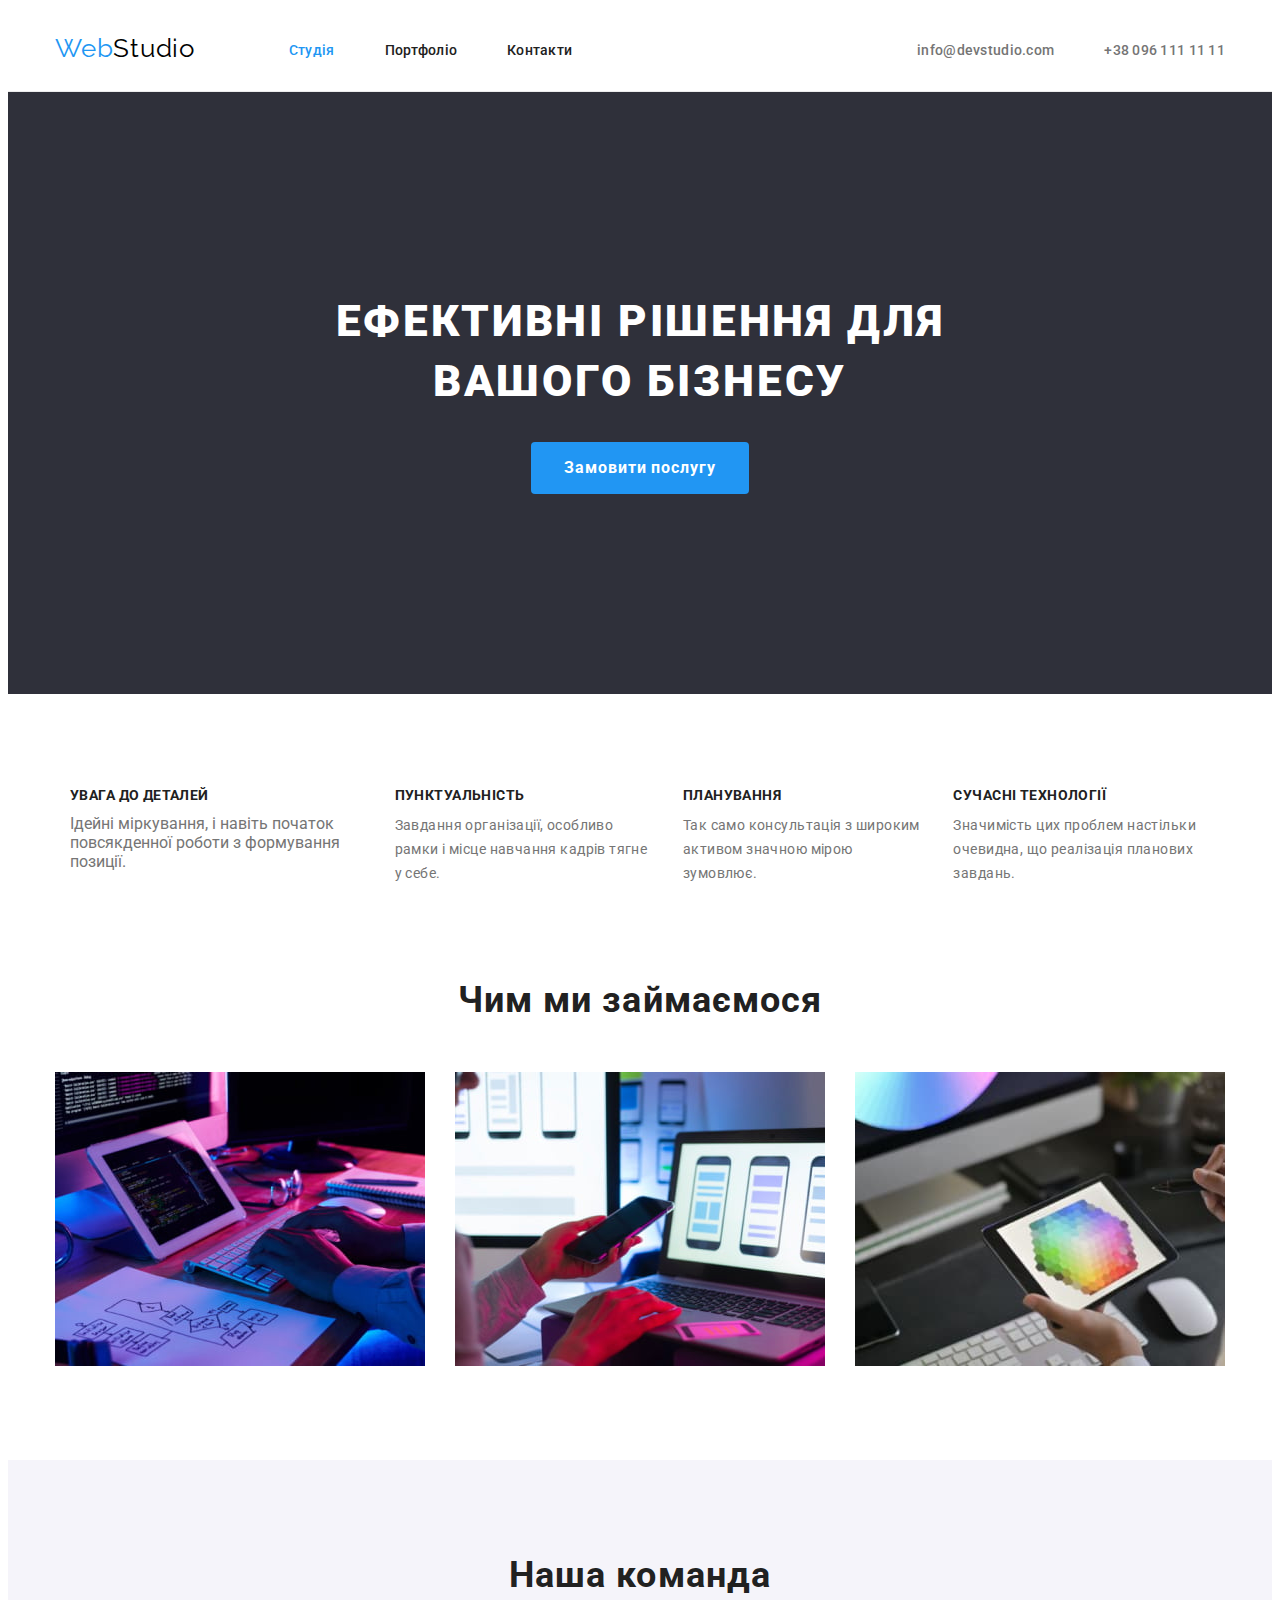
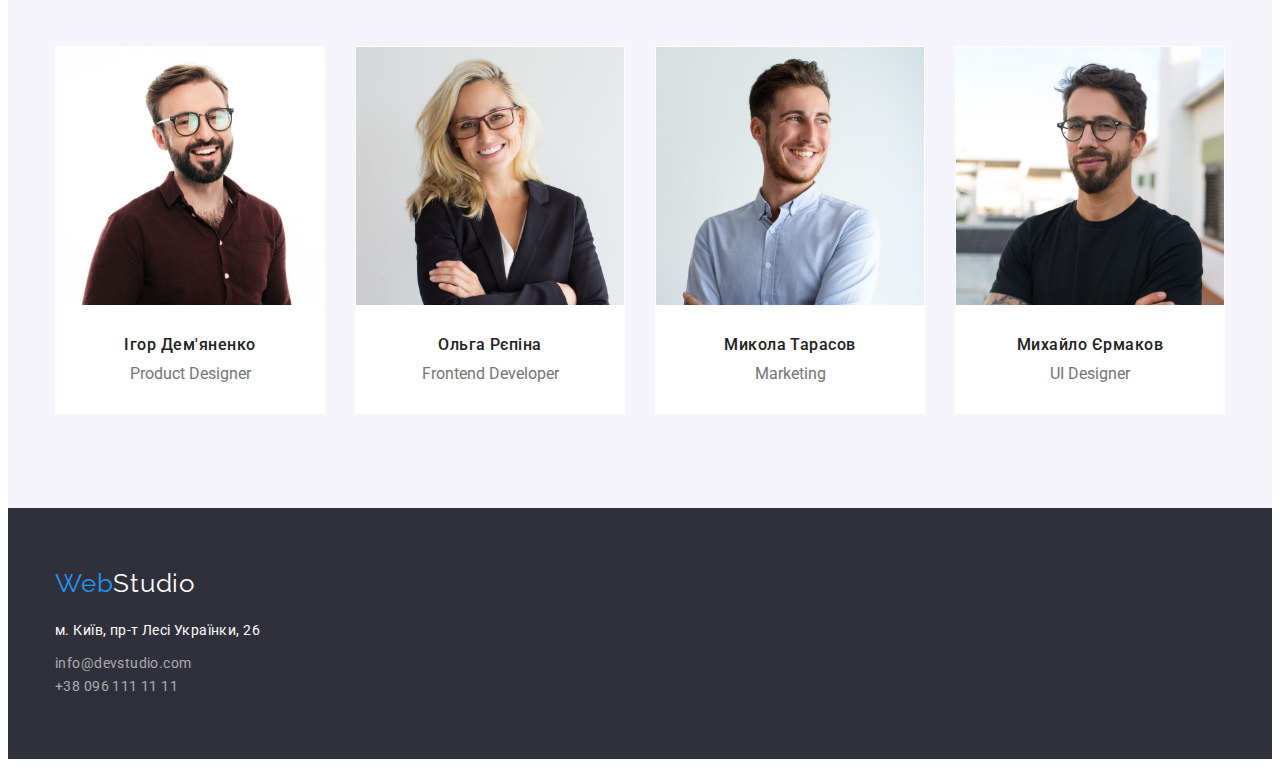
<file: index.html>
<!DOCTYPE html>
<html lang="uk">
<head>
    <meta charset="UTF-8">
    <meta http-equiv="X-UA-Compatible" content="IE=edge">
    <meta name="viewport" content="width=device-width, initial-scale=1.0">
    <title>WebStudio</title>
    <link rel="preconnect" href="https://fonts.googleapis.com"/>
    <link rel="preconnect" href="https://fonts.gstatic.com" crossorigin/>
    <link href="https://fonts.googleapis.com/css2?family=Raleway:wght@700&family=Roboto:wght@400;500;700;900&display=swap"
        rel="stylesheet"/>
    <link rel="stylesheet" href="https://cdnjs.cloudflare.com/ajax/libs/modern-normalize/1.1.0/modern-normalize.min.css"
            integrity="sha512-wpPYUAdjBVSE4KJnH1VR1HeZfpl1ub8YT/NKx4PuQ5NmX2tKuGu6U/JRp5y+Y8XG2tV+wKQpNHVUX03MfMFn9Q=="
            crossorigin="anonymous" referrerpolicy="no-referrer"/>
    <link rel="stylesheet" href="./styles/styles.css"/>
</head>
<body>
    <header>
        <div class="container">
            <div class="header-container">
                <a class=" header link-logo" href="./index.html"><span class="logo">Web</span><span class="logo-studio">Studio</span></a>
                <ul class="site-nav">
                    <li><a class="link current" href="./index.html">Студія</a></li>
                    <li><a class="link" href="./portfolio.html">Портфоліо</a></li>
                    <li><a class="link" href="#">Контакти</a></li>
                </ul>
                <ul class="contacts">
                    <li><a class="link email" href="meilto:info@devstudio.com">info@devstudio.com</a></li>
                    <li><a class="link tel" href="tel:+380961111111">+38 096 111 11 11</a></li>
                </ul>
            </div>
        </div>
    </header> 
    <main>
        <section class=" section hero">
            <h1 class="hero-title">Ефективні рішення для вашого бізнесу</h1>
            <button class="primary-button" type="button">Замовити послугу</button>
        </section>
        <section class=" section excellence">
            <div class="container">
                <h2 class="visually-hidden">Наші переваги</h2>
                <ul class="excellence-item">
                    <li>
                        <h3 class="excellence-title">Увага до деталей</h3>
                        <p class="">Ідейні міркування, і навіть початок повсякденної роботи з формування позиції.</p>
                    </li>
                    <li>
                        <h3 class="excellence-title">Пунктуальність</h3>
                        <p class="text">Завдання організації, особливо рамки і місце навчання кадрів тягне у себе.</p>
                    </li>
                    <li>
                        <h3 class="excellence-title">Планування</h3>
                        <p class="text">Так само консультація з широким активом значною мірою зумовлює.</p>
                    </li>
                    <li>
                        <h3 class="excellence-title">Сучасні технологіЇ</h3>
                        <p class="text">Значимість цих проблем настільки очевидна, що реалізація планових завдань.</p>
                    </li>
                </ul>
            </div>
        </section>
        <section class="section-activities">
            <div class="container">
                <h2 class="activities title">Чим ми займаємося</h2>
                <ul class="activities-items">
                    <li>
                        <img src="./img/box1.jpg" alt="Десктопні додатки" height="294" width="370">
                    </li>
                    <li>
                        <img src="./img/box2.jpg" alt="Мобільні додатки" height="294" width="370">
                    </li>
                    <li>
                        <img src="./img/box3.jpg" alt="Дизайнерські рішення" height="294" width="370">
                    </li>
                </ul>
            </div>
        </section>
        <section class="section team">
            <div class="container">
                <h2 class="title">Наша команда</h2>
                <ul class="team-items">
                    <li class="teamcard">
                        <img src="./img/img1.jpg" alt="Молодий чоловік" height="260" width="270">
                        <div class="team-container">
                            <h3 class="team-title">Ігор Дем'яненко</h3>
                            <p lang="en" class="text">Product Designer</p>
                        </div>
                    </li>
                    <li class="teamcard">
                        <img src="./img/img2.jpg" alt="Гарна дівчина" height="260" width="270">
                        <div class="team-container">
                            <h3 class="team-title">Ольга Рєпіна</h3>
                            <p lang="en" class="text">Frontend Developer</p>
                        </div>
                    </li>
                    <li class="teamcard">
                        <img src="./img/img3.jpg" alt="Усміхнений хлопець" height="260" width="270">
                        <div class="team-container">
                            <h3 class="team-title">Микола Тарасов</h3>
                            <p lang="en" class="text">Marketing</p>
                        </div>
                    </li>
                    <li class="teamcard">
                        <img src="./img/img4.jpg" alt="Усміхнений хлопець в окулярах" height="260" width="270">
                        <div class="team-container">
                            <h3 class="team-title">Михайло Єрмаков</h3>
                            <p lang="en" class="text">UI Designer</p>
                        </div>
                    </li>
                </ul>
            </div>
        </section>
    </main>
    <footer>
        <div class="container">
            <div class="footer-container">
                <a class="link-logo" href="./index.html"><span class="logo">Web</span><span class="logo-studio">Studio</span></a>
                <address class="address">
                    <ul class="address-items">
                        <li class="footer-items">
                            <a class="link address"
                                href="https://www.google.com/maps/place/бульвар+Лесі+Українки,+26,+Київ,+02000/@50.4265807,30.5361971,17z/data=!3m1!4b1!4m5!3m4!1s0x40d4cf0e033ecbe9:0x57a4dffefec77da0!8m2!3d50.4265807!4d30.5383858">
                                <span class="link address-item">
                                    м. Київ, пр-т Лесі Українки, 26
                                </span></a>
                        </li>
                        <li>
                            <a class="link email" href="meilto:info@devstudio.com"><span class="link item">info@devstudio.com</span></a>
                        </li>
                        <li>
                            <a class="link tel" href="tel:+380961111111"><span class="link item">+38 096 111 11 11</span></a>
                        </li>
                    </ul>
                </address>
            </div>
        </div>
    </footer>    
</body>
</html>
</file>
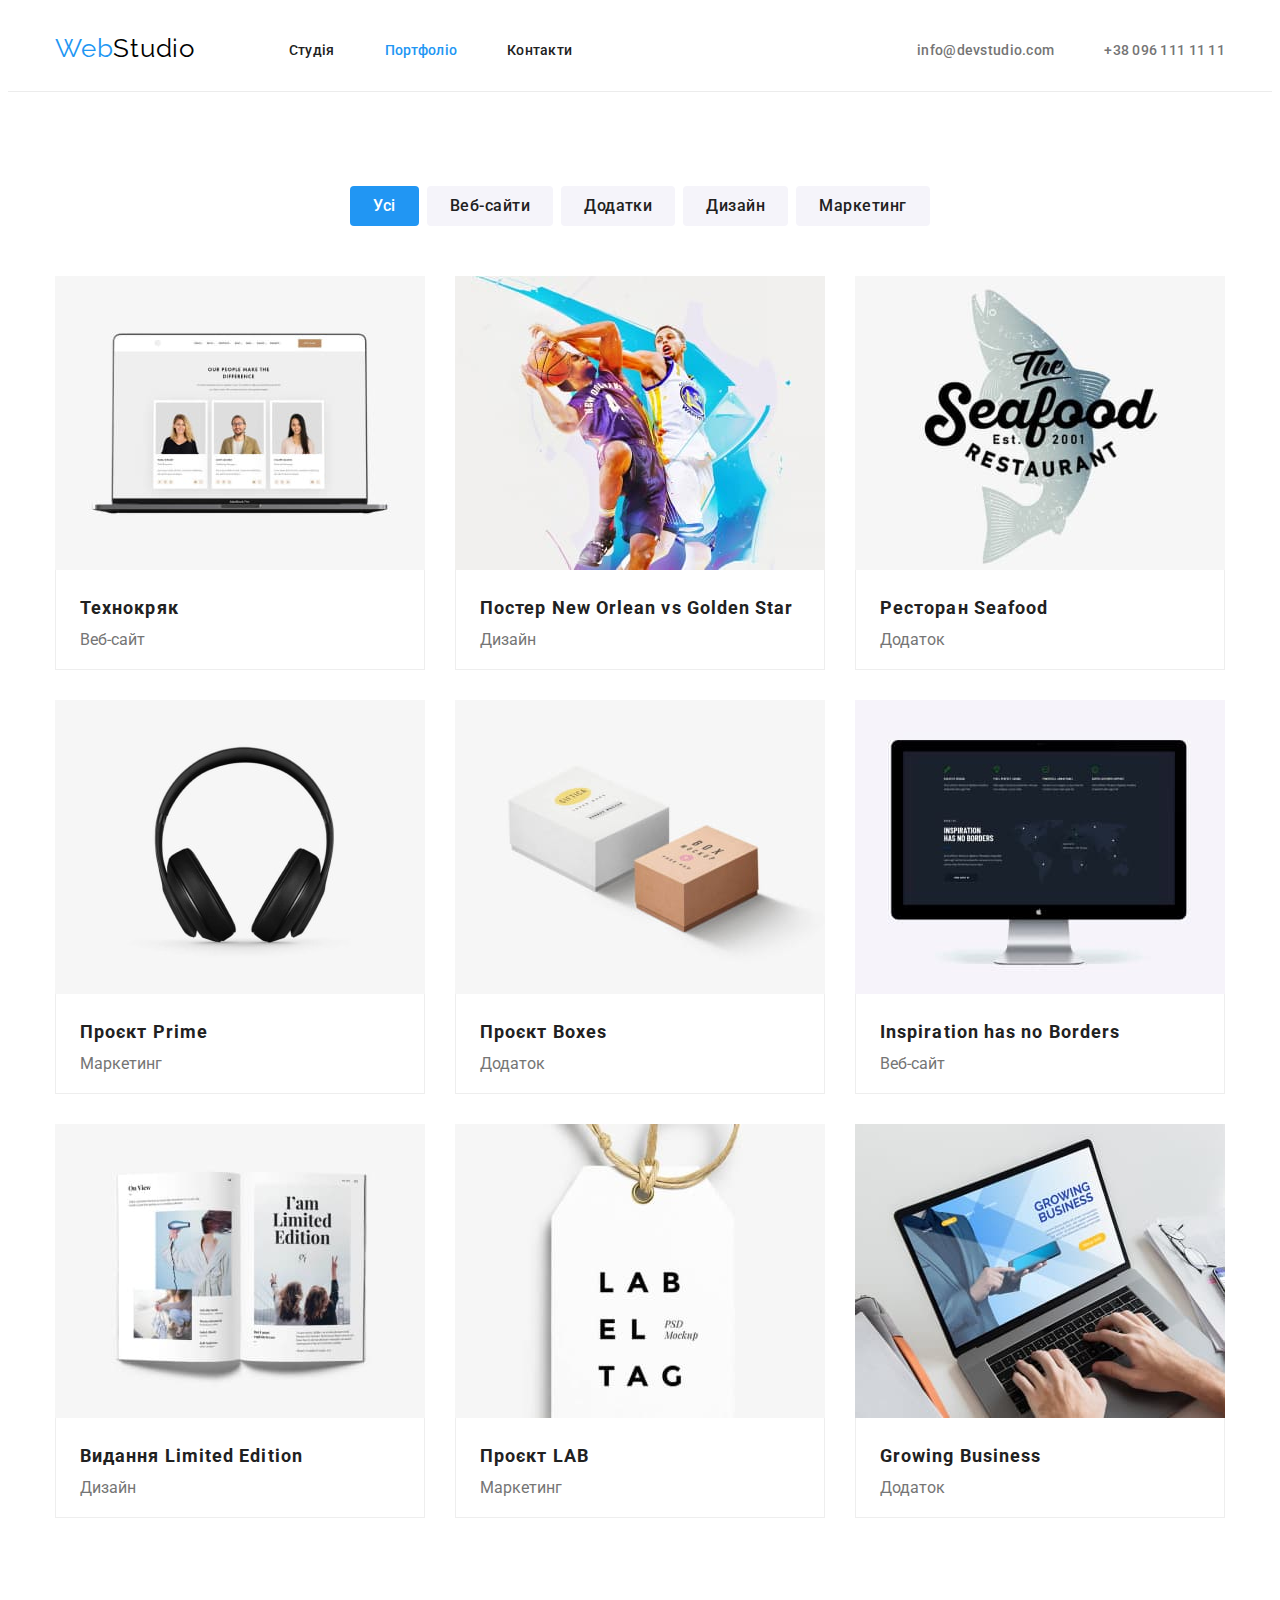
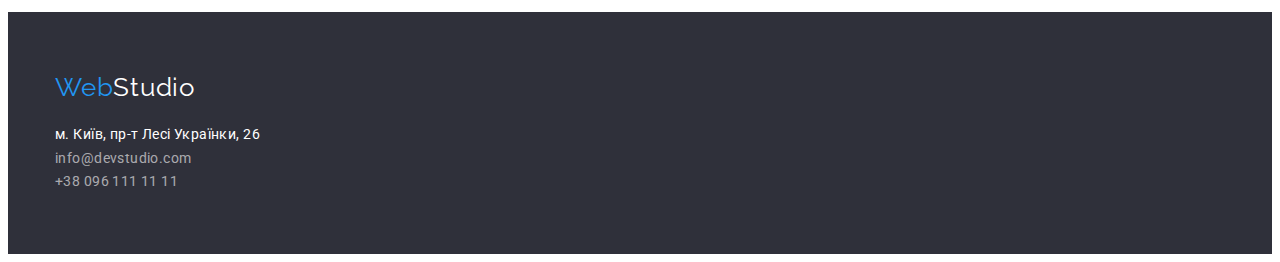
<file: portfolio.html>
<!DOCTYPE html>
<html lang="uk">

<head>
    <meta charset="UTF-8">
    <meta http-equiv="X-UA-Compatible" content="IE=edge">
    <meta name="viewport" content="width=device-width, initial-scale=1.0">
    <title>WebStudio</title>
    <link rel="preconnect" href="https://fonts.googleapis.com"/>
    <link rel="preconnect" href="https://fonts.gstatic.com" crossorigin/>
    <link
        href="https://fonts.googleapis.com/css2?family=Raleway:wght@700&family=Roboto:wght@400;500;700;900&display=swap"
        rel="stylesheet"/>
    <link rel="stylesheet" href="https://cdnjs.cloudflare.com/ajax/libs/modern-normalize/1.1.0/modern-normalize.min.css" 
        integrity="sha512-wpPYUAdjBVSE4KJnH1VR1HeZfpl1ub8YT/NKx4PuQ5NmX2tKuGu6U/JRp5y+Y8XG2tV+wKQpNHVUX03MfMFn9Q=="
        crossorigin="anonymous" referrerpolicy="no-referrer"/>
    <link rel="stylesheet" href="./styles/styles.css"/>
</head>

<body>
    <header>
       <div class="container">
            <div class="header-container">
                <a class=" header link-logo" href="./index.html"><span class="logo">Web</span><span class="logo-studio">Studio</span></a>
                <ul class="site-nav">
                    <li><a class="link" href="./index.html">Студія</a></li>
                    <li><a class="link current" href="./portfolio.html">Портфоліо</a></li>
                    <li><a class="link" href="#">Контакти</a></li>
                </ul>
                <ul class="contacts">
                    <li><a class="link email" href="meilto:info@devstudio.com">info@devstudio.com</a></li>
                    <li><a class="link tel" href="tel:+380961111111">+38 096 111 11 11</a></li>
                </ul>
            </div>
        </div>
    </header>
    <main>
        <section class="section">
            <h1 class="visually-hidden">Портфоліо</h1>
            <div class="container">
                <ul class="filters">
                    <li><button class="filter-button current" type="button">Усі</button></li>
                    <li><button class="filter-button" type="button">Веб-сайти</button></li>
                    <li><button class="filter-button" type="button">Додатки</button></li>
                    <li><button class="filter-button" type="button">Дизайн</button></li>
                    <li><button class="filter-button" type="button">Маркетинг</button></li>
                </ul>
                <ul class="project-card">
                     <li class="project">
                         <img src=" ./img/img11.jpg" alt=" Відкритий ноутбук" height="294" width="370">
                         <div class="project-container">
                            <h2 class="project-title">Технокряк</h2>
                            <p class="text">Веб-сайт</p>
                         </div>
                     </li>
                     <li class="project">
                         <img src=" ./img/img22.jpg" alt="Баскетбол" height="294" width="370">
                         <div class="project-container">
                            <h2 class="project-title">Постер New Orlean vs Golden Star</h2>
                            <p class="text">Дизайн</p>
                         </div>
                     </li>
                     <li class="project">
                         <img src=" ./img/img33.jpg" alt="Логотип ресторана" height="294" width="370">
                         <div class="project-container">
                            <h2 class="project-title">Ресторан Seafood</h2>
                            <p class="text">Додаток</p>
                         </div>
                     </li>
                     <li class="project">
                         <img src=" ./img/img44.jpg" alt="Навушники" height="294" width="370">
                         <div class="project-container">
                            <h2 class="project-title">Проєкт Prime</h2>
                            <p class="text">Маркетинг</p>
                         </div>
                     </li>
                     <li class="project">
                         <img src=" ./img/img55.jpg" alt="Подарункові коробочки" height="294" width="370">
                         <div class="project-container">
                            <h2 class="project-title">Проєкт Boxes</h2>
                            <p class="text">Додаток</p>
                         </div>
                     </li>
                     <li class="project">
                         <img src="./img/img66.jpg" alt="Монітор" height="294" width="370">
                         <div class="project-container">
                            <h2 class="project-title">Inspiration has no Borders</h2>
                            <p class="text">Веб-сайт</p>
                         </div>
                     </li>
                     <li class="project">
                         <img src="./img/img77.jpg" alt="Розкритий журнал" height="294" width="370">
                         <div class="project-container">
                            <h2 class="project-title">Видання Limited Edition</h2>
                            <p class="text">Дизайн</p>
                         </div>
                     </li>
                     <li class="project">
                         <img src="./img/img88.jpg" alt="Дизайн етикетки" height="294" width="370">
                         <div class="project-container">
                            <h2 class="project-title">Проєкт LAB</h2>
                            <p class="text">Маркетинг</p>
                         </div>
                     </li>
                     <li class="project">
                         <img src="./img/img99.jpg" alt="Робота за ноутбуком" height="294" width="370">
                         <div class="project-container">
                            <h2 class="project-title">Growing Business</h2>
                            <p class="text">Додаток</p>
                         </div>
                     </li>
                 </ul>
             </div>
         </section>
    </main>

    <footer>
        <div class="container">
            <div class="footer-container">
                <a class="link-logo" href="./index.html"><span class="logo">Web</span><span
                        class="logo-studio">Studio</span></a>
                <address class="address">
                    <ul class="address-items">
                        <li>
                            <a class="link address"
                                href="https://www.google.com/maps/place/бульвар+Лесі+Українки,+26,+Київ,+02000/@50.4265807,30.5361971,17z/data=!3m1!4b1!4m5!3m4!1s0x40d4cf0e033ecbe9:0x57a4dffefec77da0!8m2!3d50.4265807!4d30.5383858">
                                <span class="link address-item">
                                    м. Київ, пр-т Лесі Українки, 26
                                </span></a>
                        </li>
                        <li>
                            <a class="link email" href="meilto:info@devstudio.com"><span
                                    class="link item">info@devstudio.com</span></a>
                        </li>
                        <li>
                            <a class="link tel" href="tel:+380961111111"><span class="link item">+38 096 111 11 11</span></a>
                        </li>
                    </ul>
                </address>
            </div>
        </div>
    </footer>
</body>

</html>
</file>
<file: styles/styles.css>
html {
    box-sizing: border-box;
}
*, * ::before, * ::after {
    box-sizing: inherit;
}
:root {
    --primary-text-color: #757575;
    --title-text-color: #212121;
    --accent-color: #2196F3;
    --primary-white-color: #FFFFFF;
    --primary-black-color: #2F303A;
    
}
header {
    border-bottom: 1px solid #ECECEC;
}

body {
    background-color: var(--primary-white-color);
    color: var(--primary-text-color);

    font-family: Roboto, sans-serif;
}
.section {
    padding-top: 94px;
    padding-bottom: 94px;
}
h2,
h3,
p {
    margin-top: 0;
    margin-bottom: 0;
}
ul {
    list-style: none;
    margin-top: 0;
    margin-bottom: 0;
}

.title {
    color: var(--title-text-color);
    font-weight: 700;
    font-size: 36px;
    line-height: 1.17;
    letter-spacing: 0.03em;
    text-align: center;
    margin-bottom: 50px;
}
.container {
    margin-right: auto;
    margin-left: auto;
    width: 1200px;
    padding-right: 15px;
    padding-left: 15px;

}


/* logo */

.logo {
    color: var(--accent-color);
    font-family: Raleway;
    text-decoration: none;
    font-size: 26px;
    line-height: 1.2;
    letter-spacing: 0.03em;
}
.logo-studio {
    color: #000000;
    font-family: Raleway;
    text-decoration: none;
    font-size: 26px;
    line-height: 1.2;
    letter-spacing: 0.03em;
}
.link-logo {
    text-decoration: none;
}
/* heder */

.header-container {
    display: flex;
    align-items: center;
    justify-content: space-between;
}
header .link-logo {
    display: block;
    padding-top: 24px ;
    padding-bottom: 25px;
    padding-left: 0;
    margin-right: 93px;
}

.site-nav {
    display: flex;
    align-items: center;
    justify-content: space-between;
    gap: 50px;

    padding-top: 32px;
    padding-bottom: 32px;
    padding-left: 0;
    margin-right: 344px;
}

.contacts {
    display:flex;
    align-items: center;
    gap: 50px;
    
    margin: 0;
    padding-top: 32px;
    padding-right: 0;
    padding-bottom: 32px;
    padding-left: 0;
}

.link {
    color: var(--title-text-color);
    text-decoration: none;
    font-family: Roboto, sans-serif;
    font-weight: 500;
    font-size: 14px;
    line-height: 1.17;
    letter-spacing: 0.02em;
}

.link.email,
.link.tel {
    color: var(--primary-text-color);
    font-weight: 500;
    font-size: 14px;
    line-height: 1.17;
    letter-spacing: 0.02em;
    text-decoration: none;
}

.link:hover {
    color: var(--accent-color);
}

.link:focus {
    color: var(--accent-color);
}
.link.current {
    color: var(--accent-color);
}

/* hero */


.hero {
    background-color: var(--primary-black-color);
    text-align: center;
    padding-top: 200px;
    padding-bottom: 200px;
}

.hero-title {
    margin-top: 0;
    margin-bottom: 30px;
    margin-right: auto;
    margin-left: auto;

    color: var(--primary-white-color);
    text-transform: uppercase;
    font-weight: 900;
    font-size: 44px;
    line-height: 1.36;
    letter-spacing: 0.06em;
    text-align: center;
    max-width: 696px;
}
.primary-button {
    display: inline-block;
    border:  1px solid transparent;
    border-radius: 4px;
    padding: 10px 32px;
    min-width: 216px;

    background-color: var(--accent-color);
    color: var(--primary-white-color);

    font-family: Roboto, sans-serif;
    font-weight: 700;
    font-size: 16px;
    line-height: 1.9;
    letter-spacing: 0.06em;
    text-align: center;   
}

/* excellence */

.visually-hidden {
    position: absolute;
    white-space: nowrap;
    width: 1px;
    height: 1px;
    overflow: hidden;
    border: 0;
    padding: 0;
    clip:rect(0 0 0 0);
    clip-path: inset(50%);
    margin: 1px;
}

.excellence-item {
    display: flex;
    gap: 30px;
    padding-left: 15px;
    margin: 0;
}

    
.excellence-title {
    margin-top: 0;
    margin-bottom: 10px;
    
    color: var(--title-text-color);
    text-transform: uppercase;
    font-weight: 700;
    font-size: 14px;
    line-height: 1.14;
    letter-spacing: 0.03em;
}
.excellence .text {
    margin-top: 0;
    margin-bottom: 0;

    font-size: 14px;
    line-height: 1.7;
    letter-spacing: 0.03em;
}

/* activities */

.section-activities {
    padding-top: 0;
    padding-bottom: 94px;
}

.activities .title {
    margin-top: 0;
    margin-bottom: 50px;
}
img {
    display: block;
    max-width: 100%;
    height: auto;
    margin-right: 0;
}
.activities-items {
    display: flex;
    gap: 30px;
    padding-left: 0;    
}


/* team */

.team-items {
    display: flex;
    justify-content: space-between;
    padding-left: 0;
    
}

.team {
    background-color: #F5F4FA;
}

.teamcard {
    display: block;
    background-color: var(--primary-white-color);
    border: 1px solid transparent;
    width: 270px;
    height: 368px;
    text-align: center;

    margin-right: 0;  
}
.team-container {
    padding-top: 30px;
    padding-bottom: 30px;
}

.team-title {
    color: var(--title-text-color);
    font-weight: 500;
    font-size: 16px;
    line-height: 1.19;
    letter-spacing: 0.03em;
    margin-top: 0;
    margin-bottom: 10px;
}

.team.text {
    font-size: 16px;
    line-height: 1.19;
    letter-spacing: 0.03em;
}


/* footer */

footer {
   background-color: var(--primary-black-color);
   padding-top: 60px;
   padding-bottom: 60px;

}

footer .logo-studio {
    color: var(--primary-white-color);
}
.address {
    font-style: inherit;            
}
footer .link-logo {
    display: inline-block;
    
    padding-left: 0;
    margin-right: 0;
    margin-bottom: 20px;
}
.address-items {
    display: inline-block;
    padding: 0;
    
}
.footer-items {
    margin-bottom: 9px;
}

.address-item {
    text-decoration: none;
    color:#FFFFFF;
    font-weight: 400;
    font-size: 14px;
    line-height: 1.7;
    letter-spacing: 0.03em;
    margin-bottom: 9px;
       
}

.item {
    text-decoration: none;
    color: rgba(255, 255, 255, 0.6);
    font-weight: 400;
    font-size: 14px;
    line-height: 1.7;
    letter-spacing: 0.03em;
    margin-bottom: 9px;
}

.address.link:hover,
.address.link:focus {
    color: var(--accent-color);
}


/* Портфоліо */


/* Фільтри */

.filters {
    display: flex;
    justify-content: center;
    gap: 8px;
    padding-left: 0;
    margin-bottom: 50px;

}

.filter-button {
    display: inline-block;
    background-color: #F5F4FA;
    color: var(--title-text-color);
    font-family: inherit;
    font-weight: 500;
    font-size: 16px;
    line-height: 1.6;
    letter-spacing: 0.03em;

    padding: 6px 22px;

    border: 1px solid transparent;
    border-radius: 4px;
}
.filter-button:hover,
.filter-button:focus {
    background-color: var(--accent-color);
    color: #FFFFFF;

}
.filter-button.current {
    background-color: #2196F3;
    color: #FFFFFF;
}
/* Project */


.project-card {
    display: flex;
    flex-wrap: wrap;
    gap: 30px;
    flex-basis: calc((100% - 30px)/3);
    padding: 0;
    margin: 0;
    
}

/* .project {
    display: block;
    border: 1px solid #EEEEEE;
    
} */
.project-container {
    display: block;
    max-width: 370px;
    border: 1px solid #EEEEEE;
    border-top: transparent;
    padding: 20px 24px;
}

.project-title {
    color: var(--title-text-color);
    font-weight: 700;
    font-size: 18px;
    line-height: 2;
    letter-spacing: 0.06em;
    margin-bottom: 4px;
}
.project.text {
    color: var(--primary-text-color);
    font-size: 16px;
    line-height: 1.9;
    letter-spacing: 0.03em;
}
</file>
